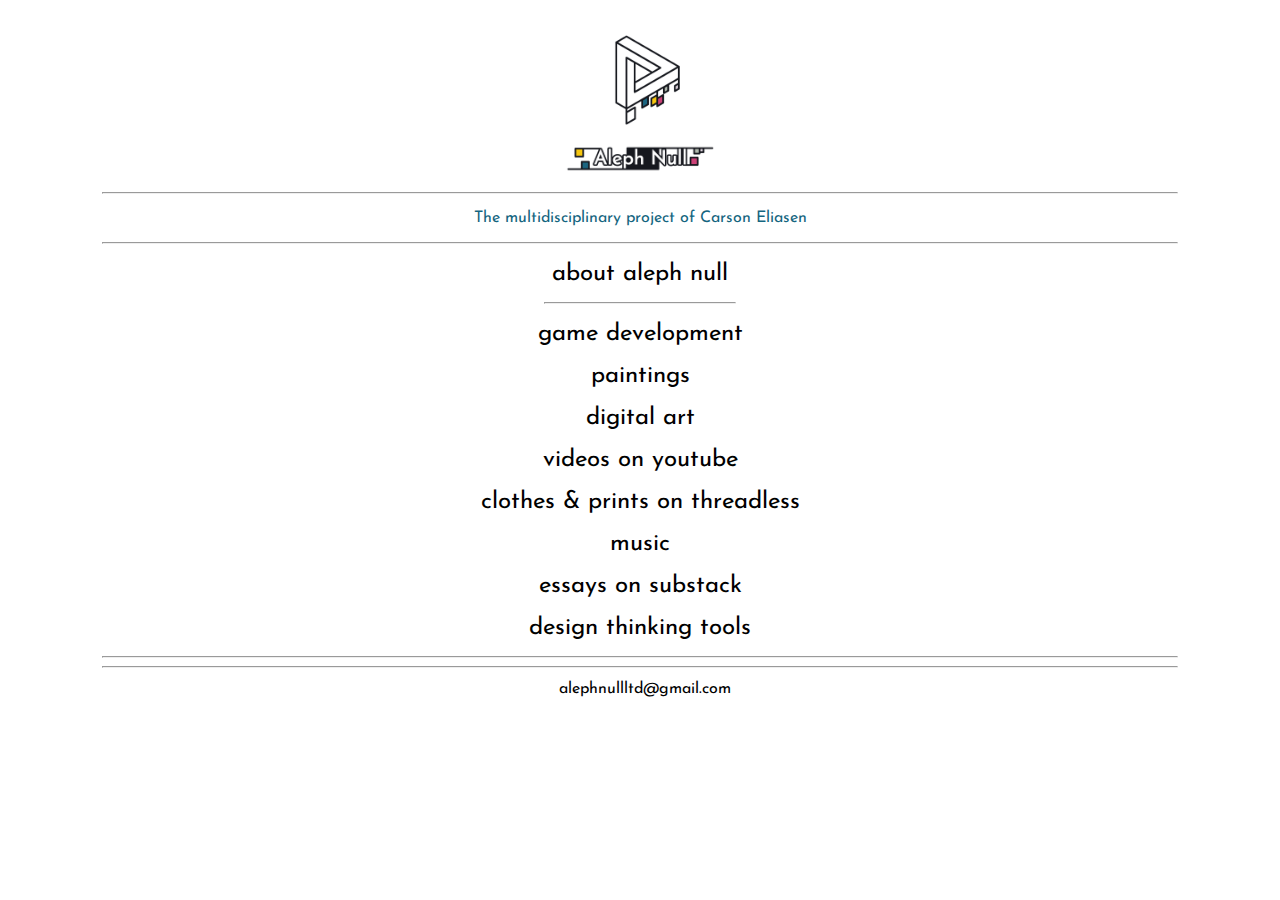
<file: index.html>
<!DOCTYPE html>
<html>
<head>
  <title>Aleph Null</title>
  <link rel="icon" type="image/x-icon" href="./assets/aleph_logo_flag_transparent.png">
  <link rel="stylesheet" href="style.css">
</head>
<header>
  <img src="./assets/aleph_logo_flag_transparent.png" alt="flag_logo_clear" width="125">
  <br>
  <img src="./assets/aleph_wordmark_transparent.png" alt="wordmark" width="150">
</header>
<body>
  <div>
    <center>
      <hr width="85%"></hr>
    </center>
  </div>
  <div style="text-align: center;">
    <p class="tagline">
      The multidisciplinary project of Carson Eliasen
    </p>
    <hr width="85%"></hr>
      <div class="button1" onclick="window.location.href='./About.html'">
        about aleph null
      </div>
      <center><hr width="15%"></hr></center>
      <div class="button1" onclick="window.location.href='./GameDevelopment/GameDevelopment.html'">
        game development
      </div>
      <div class="button1" onclick="window.location.href='./art/paintings.html'">
        paintings
      </div>
      <div class="button1" onclick="window.location.href='./art/digital.html'">
        digital art
      </div>
      <div class="button1" onclick="window.location.href='https://www.youtube.com/channel/UCPe1FrsfV5v1-rk0b1UwKyA'">
        videos on youtube
      </div>
      <div class="button1" onclick="window.location.href='https://themonkszone.threadless.com/'">
        clothes & prints on threadless
      </div>
      <div class="button1" onclick="window.location.href='./music.html'">
        music
      </div>
      <div class="button1" onclick="window.location.href='https://alephnull.substack.com/'">
        essays on substack
      </div>
      <div class="button1" onclick="window.location.href='./CEDTT/CEDTT.html'">
        design thinking tools
      </div>
  </div>
  <center><hr width="85%"></hr></center>
  <center><hr width="85%"></hr></center>
</body>

<footer>
  alephnullltd@gmail.com
</footer>
</html>
</file>
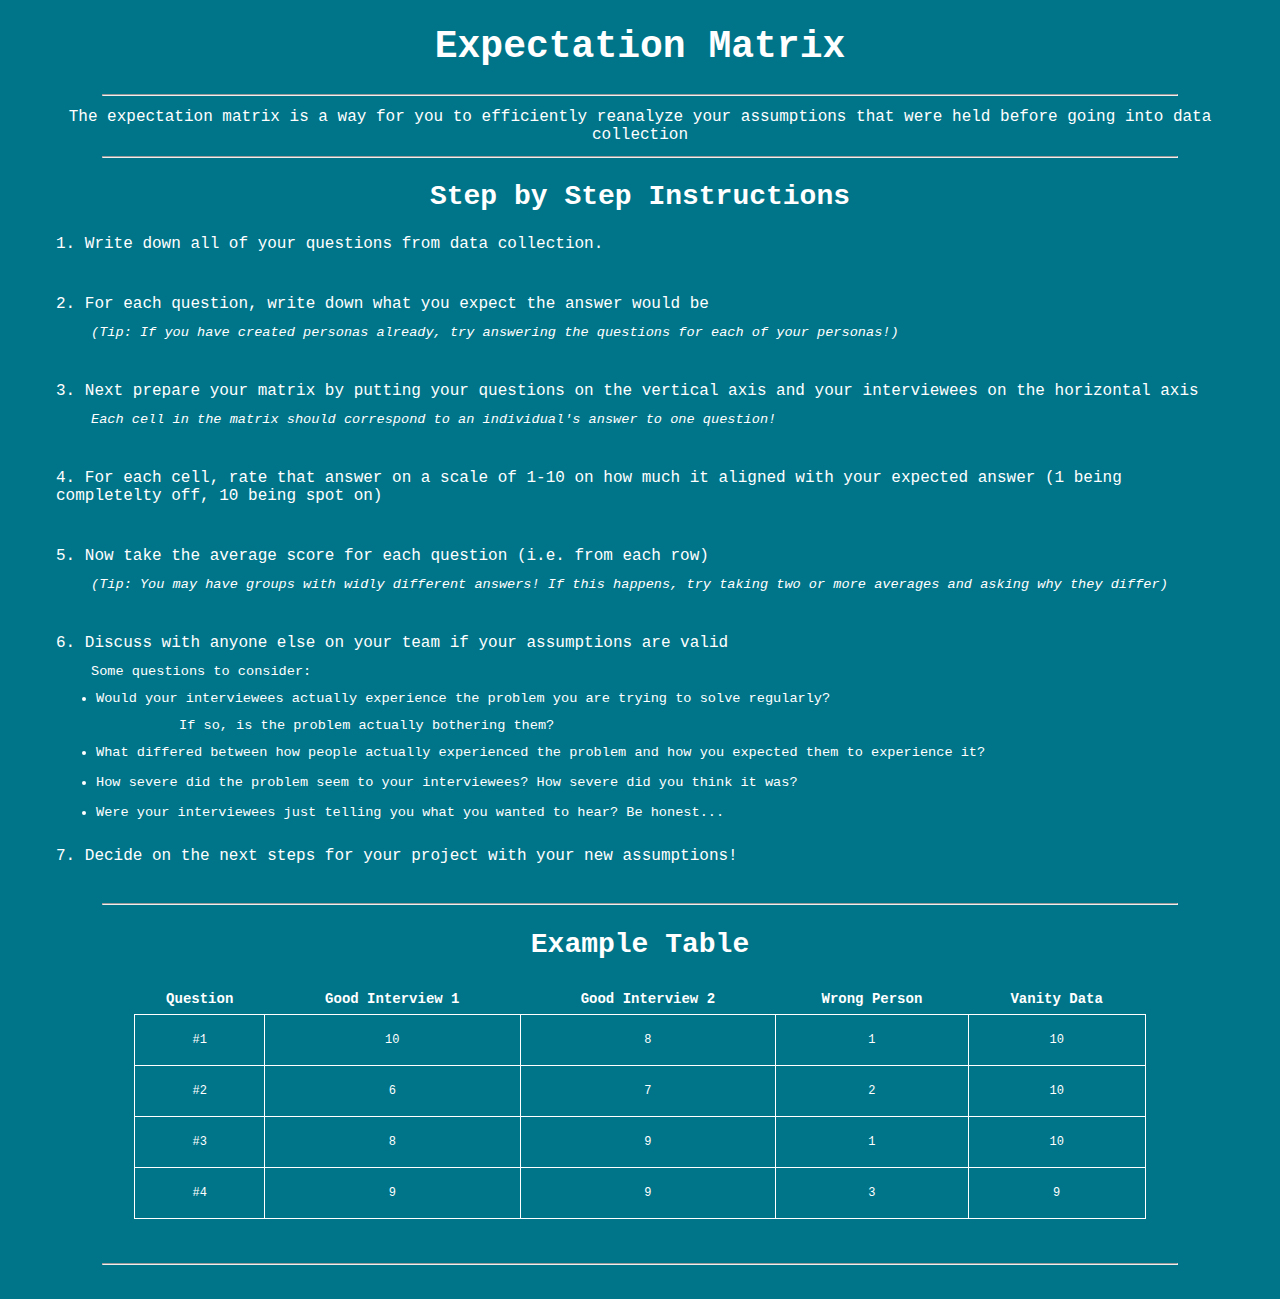
<file: ExpectationMatrix.html>
<!DOCTYPE html>
<html>
<head>
<style>
  body{
    background-color: #00758A;
  }
  h1{
    color: white;
    font-family: "Monaco", "Lucida Console", "Courier New";
    font-size: 38px;
  }
  h2{
    color: white;
    font-family: "Monaco", "Lucida Console", "Courier New";
    font-size: 28px;
  }
  p{
    color: white;
    font-size: 16px;
    font-family: "Monaco", "Lucida Console", "Courier New";
    margin: 12px 48px 12px 48px;
  }
  ul{
    color: white;
    font-size: 16px;
    font-family: "Monaco", "Lucida Console", "Courier New";
    margin: 12px 48px 12px 48px;
  }
  table{
    color: white;
    width: 80%;
    border-collapse: collapse;
  }
  tr{
    color: white;
    font-size: 14px;
    font-family: "Monaco", "Lucida Console", "Courier New";
    margin: 24px 48px 24px 48px;
    height: 32px;
  }
  td{
    border: 1px solid;
    border-collapse: collapse;
    color: white;
    font-size: 12px;
    font-family: "Monaco", "Lucida Console", "Courier New";
    margin: 12px 48px 12px 48px;
    text-align: center;
    padding: 18px;
  }
</style>
</head>

<body>
    <center>
        <h1>
          Expectation Matrix
        </h1>

        <hr width="85%"></hr>
        
        <p style="margin: 12px 48px 12px 48px">
          The expectation matrix is a way for you to efficiently reanalyze your assumptions that were held before going into data collection
        </p>

        <hr width="85%"></hr>

        <h2>
          Step by Step Instructions
        </h2>
      </center>
        <p>1. Write down all of your questions from data collection.</p><br>
        <p>2. For each question, write down what you expect the answer would be </p>
            <p style="text-indent: 35px; font-size: 85%;"><em>(Tip: If you have created personas already, try answering the questions for each of your personas!)</em></p><br>
        <p>3. Next prepare your matrix by putting your questions on the vertical axis and your interviewees on the horizontal axis</p>
        <p style="text-indent: 35px; font-size: 85%;"><em>Each cell in the matrix should correspond to an individual's answer to one question!</em></p><br>
        <p>4. For each cell, rate that answer on a scale of 1-10 on how much it aligned with your expected answer (1 being completelty off, 10 being spot on)</p><br>
        <p>5. Now take the average score for each question (i.e. from each row)</p>
          <p style="text-indent: 35px; font-size: 85%;"><em>(Tip: You may have groups with widly different answers! If this happens, try taking two or more averages and asking why they differ)</em></p><br>
        <p>6. Discuss with anyone else on your team if your assumptions are valid</p>
          <p style="text-indent: 35px; font-size: 85%;">
            Some questions to consider:
            <ul style="font-size: 85%;">
              <li>Would your interviewees actually experience the problem you are trying to solve regularly?</li>
              <p style="text-indent: 35px; font-size: 100%;">If so, is the problem actually bothering them?</p>
              <li>What differed between how people actually experienced the problem and how you expected them to experience it?</li><br>
              <li>How severe did the problem seem to your interviewees? How severe did you think it was?</li><br>
              <li>Were your interviewees just telling you what you wanted to hear? Be honest...</li><br>
            </ul>
        </p>
        <p>7. Decide on the next steps for your project with your new assumptions!</p>
    </p>
    <br>
    <hr width="85%"></hr>
    <center>
    <h2>Example Table</h2>
    <table>
      <tr>
        <th>Question</th>
        <th>Good Interview 1</th>
        <th>Good Interview 2</th>
        <th>Wrong Person</th>
        <th>Vanity Data</Datag></th>
      </tr>
      <tr>
        <td>#1</td>
        <td>10</td>
        <td>8</td>
        <td>1</td>
        <td>10</td>
      </tr>
      <tr>
        <td>#2</td>
        <td>6</td>
        <td>7</td>
        <td>2</td>
        <td>10</td>
      </tr>
      <tr>
        <td>#3</td>
        <td>8</td>
        <td>9</td>
        <td>1</td>
        <td>10</td>
      </tr>
      <tr>
        <td>#4</td>
        <td>9</td>
        <td>9</td>
        <td>3</td>
        <td>9</td>
      </tr>
    </table>
    </center>
    <br>
    <br>
    <hr width="85%"></hr>
    <br>
</body>
</file>
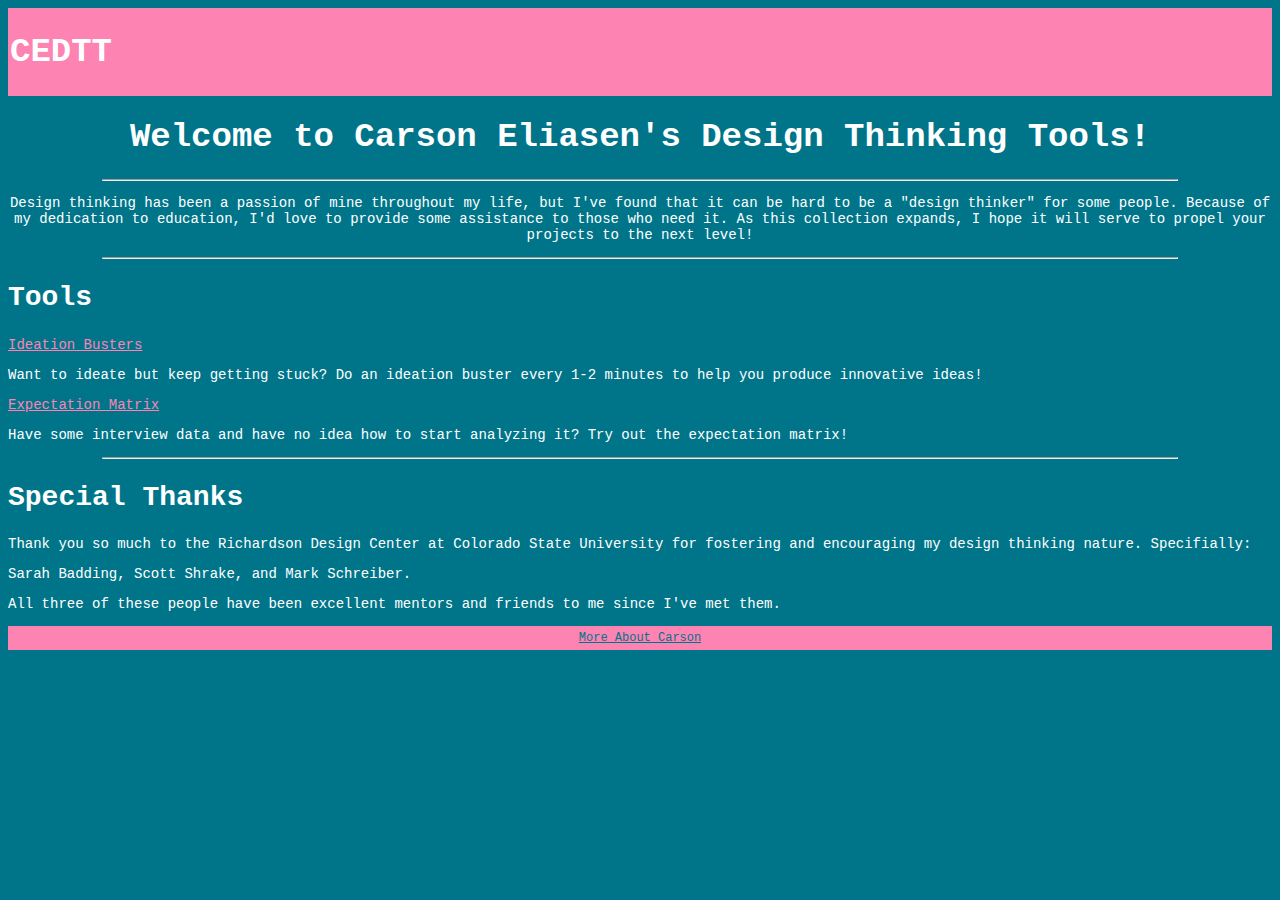
<file: home.html>
<script>
  let prompts = [
    "Solve for x:\n6x + 7 = 25",
    "Stand up and spin around 3 times",
    "Find synonyms for the word “big”",
    "In your head, sing your least favorite song to yourself",
    "Find as many words that end with the letter “e” as you can",
    "How many googly eyes do you think you could stick on your face at one time?",
    "Balance on one foot with your eyes closed",
    "Think about how you are going to prepare dinner tonight",
    "Rub your belly and pat your head at the same time",
    "Name as many bugs as you can",
    "What was the first conversation you had with your most recent friend?",
    "Out of all of the muppets, who do you think was Jim Henson’s favorite?",
    "Recite your ABC’s backwards",
    "If I have 7 pennies, 3 nickels, and a dime, how many more quarters would I need to get above 2 dollars?",
    "What is a 4 letter word for “damage”",
    "Name as many world leaders as you can",
    "Put your hand on a table with the middle finger folded in, now try to lift every other finger independantly",
    "If you were on a reality TV show, do you think the audience would like you?",
    "Say “Peter piper picked a peck of pickled peppers” 3 times fast"
  ];
  let prompt = "Take a deep breath!";
  function GeneratePrompt() {
    let i = Math.floor(Math.random() * prompts.length);
    document.getElementById("prompt").innerHTML = prompts[i];
  }
</script>

<!DOCTYPE html>
<html>
<head>
<style>
  header{
    text-align: left;
    background-color: #fc83b2;
    color: #00758A;
    font-size: 34px;
    padding: 2px;
  }
  body{
    background-color: #00758A;
  }
  .container {
    height: 200px;
    position: relative;
    border: 1px solid white;
    background-color: #00758A;
  }
  .vertical-center {
    position: relative;
    margin: 24px 24px 24px 24px;
    top:50%;
    left:50%;
    transform: translate(-51%, +7.5%);
  }

  .button {
    border: none;
    color: #140206;
    padding: 12px 24px;
    text-align: center;
    text-decoration: none;
    display: inline-block;
    font-size: 16px;
    font-family: "Monaco", "Lucida Console", "Courier New";
    margin: 4px 2px;
    transition-duration: 0.4s;
    cursor: pointer;
  }

  .button1 {
    background-color: white;
    color: #00758A;
    border: 2px solid #00758A;
  }

  .button1:hover {
    background-color: #00758A;
    color: white;
    border: 2px solid white;
  }
  h1{
    color: white;
    font-family: "Monaco", "Lucida Console", "Courier New";
    font-size: 34px;
  }
  h2{
    color: white;
    font-family: "Monaco", "Lucida Console", "Courier New";
    font-size: 28px;
  }
  p{
    color: white;
    font-size: 14px;
    font-family: "Monaco", "Lucida Console", "Courier New";
  }
  a{
    color: #fc83b2;
    font-size: 14px;
    font-family: "Monaco", "Lucida Console", "Courier New";
  }
  footer{
    text-align: center;
    background-color: #fc83b2;
    color: #00758A;
    font-size: 12px;
    padding: 5px;
  }
</style>
</head>
<header>
  <h1>CEDTT<h1>
</header>
<body>
  <div>
    <center>
      <h1>
        Welcome to Carson Eliasen's Design Thinking Tools!
      </h1>
      <hr width="85%"></hr>
      <p>
        Design thinking has been a passion of mine throughout my life, 
        but I've found that it can be hard to be a "design thinker" for some people.
         Because of my dedication to education, 
         I'd love to provide some assistance to those who need it. 
         As this collection expands, I hope it will serve to propel your projects to the next level!
      </p>
      <hr width="85%"></hr>
    </center>
  </div>
  <div>
    <h2>Tools</h2>
    <a href="https://carsoneliasen.github.io/DesignThinkingTools/IdeationBusters">
      Ideation Busters
    </a>
    <p>
      Want to ideate but keep getting stuck? 
      Do an ideation buster every 1-2 minutes to help you produce innovative ideas!
    </p>
    <a href="https://carsoneliasen.github.io/DesignThinkingTools/ExpectationMatrix">
      Expectation Matrix
    </a>
    <p>
      Have some interview data and have no idea how to start analyzing it? 
      Try out the expectation matrix!
    </p>
  </div>
  <center><hr width="85%"></hr></center>
  <div>
    <h2>Special Thanks</h2>
    <p>Thank you so much to the Richardson Design Center at Colorado State University for fostering and encouraging my design thinking nature. Specifially:</p>
    <p>Sarah Badding, Scott Shrake, and Mark Schreiber.</p>
    <p>All three of these people have been excellent mentors and friends to me since I've met them.</p>
  </div>
</body>
<footer>
  <a style="color:#00758A; font-size:12px;" href="https://github.com/CarsonEliasen/CarsonEliasen/blob/gh-pages/index.md">
    More About Carson
  </a>
</footer>
</html>
</file>
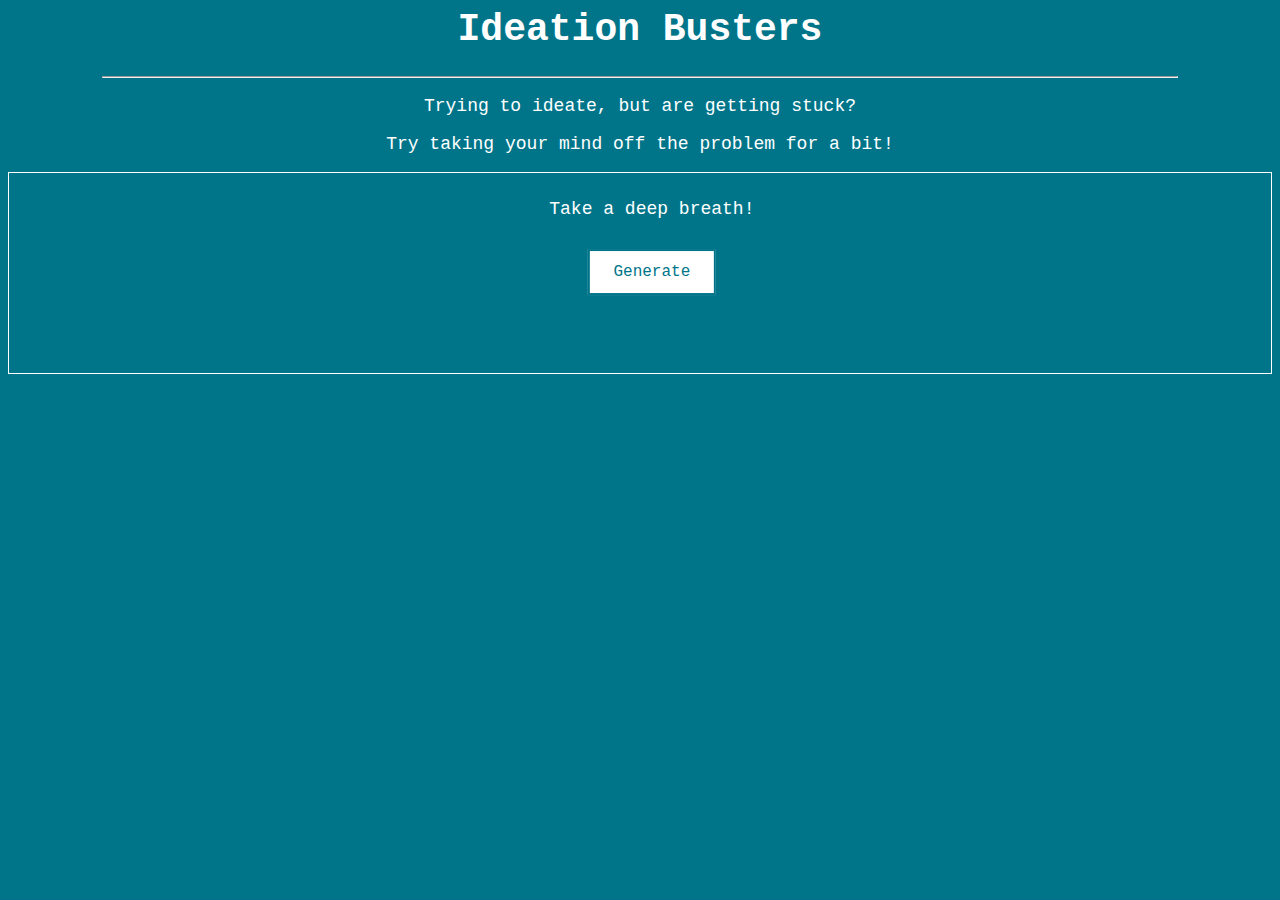
<file: IdeationBusters.html>
<script>
  let prompts = [
    "Solve for x:\n6x + 7 = 25",
    "Stand up and spin around 3 times",
    "Find synonyms for the word “big”",
    "In your head, sing your least favorite song to yourself",
    "Find as many words that end with the letter “e” as you can",
    "How many googly eyes do you think you could stick on your face at one time?",
    "Balance on one foot with your eyes closed",
    "Think about how you are going to prepare dinner tonight",
    "Rub your belly and pat your head at the same time",
    "Name as many bugs as you can",
    "What was the first conversation you had with your most recent friend?",
    "Out of all of the muppets, who do you think was Jim Henson’s favorite?",
    "Recite your ABC’s backwards",
    "If I have 7 pennies, 3 nickels, and a dime, how many more quarters would I need to get above 2 dollars?",
    "What is a 4 letter word for “damage”",
    "Name as many world leaders as you can",
    "Put your hand on a table with the middle finger folded in, now try to lift every other finger independantly",
    "If you were on a reality TV show, do you think the audience would like you?",
    "Say “Peter piper picked a peck of pickled peppers” 3 times fast"
  ];
  let prompt = "Take a deep breath!";
  function GeneratePrompt() {
    let i = Math.floor(Math.random() * prompts.length);
    document.getElementById("prompt").innerHTML = prompts[i];
  }
</script>

<!DOCTYPE html>
<html>
<head>
<style>
  body{
    background-color: #00758A;
  }
  .container {
    height: 200px;
    position: relative;
    border: 1px solid white;
    background-color: #00758A;
  }
  .vertical-center {
    position: relative;
    margin: 24px 24px 24px 24px;
    top:50%;
    left:50%;
    transform: translate(-51%, +7.5%);
  }

  .button {
    border: none;
    color: #140206;
    padding: 12px 24px;
    text-align: center;
    text-decoration: none;
    display: inline-block;
    font-size: 16px;
    font-family: "Monaco", "Lucida Console", "Courier New";
    margin: 4px 2px;
    transition-duration: 0.4s;
    cursor: pointer;
  }

  .button1 {
    background-color: white;
    color: #00758A;
    border: 2px solid #00758A;
  }

  .button1:hover {
    background-color: #00758A;
    color: white;
    border: 2px solid white;
  }
  h1{
    color: white;
    font-family: "Monaco", "Lucida Console", "Courier New";
    font-size: 38px;
  }
  p{
    color: white;
    font-size: 18px;
    font-family: "Monaco", "Lucida Console", "Courier New";
  }
</style>
</head>
<body>
  <div>
    <center>
      <h1>
        Ideation Busters
      </h1>
      <hr width="85%"></hr>
      <p>
        Trying to ideate, but are getting stuck? 
      </p>
      <p>
        Try taking your mind off the problem for a bit!
      </p>
    </center>
  </div>
  <div class="container">
    <center>
      <div class="vertical-center">
          <p id="prompt">Take a deep breath!</p>
      </div>
    </center>
    <center>
      <div class="vertical-center">
          <button class="button button1" onclick="GeneratePrompt()">
            Generate
          </button>
      </div>
    </center>
  </div>
</body>
</html>
</file>
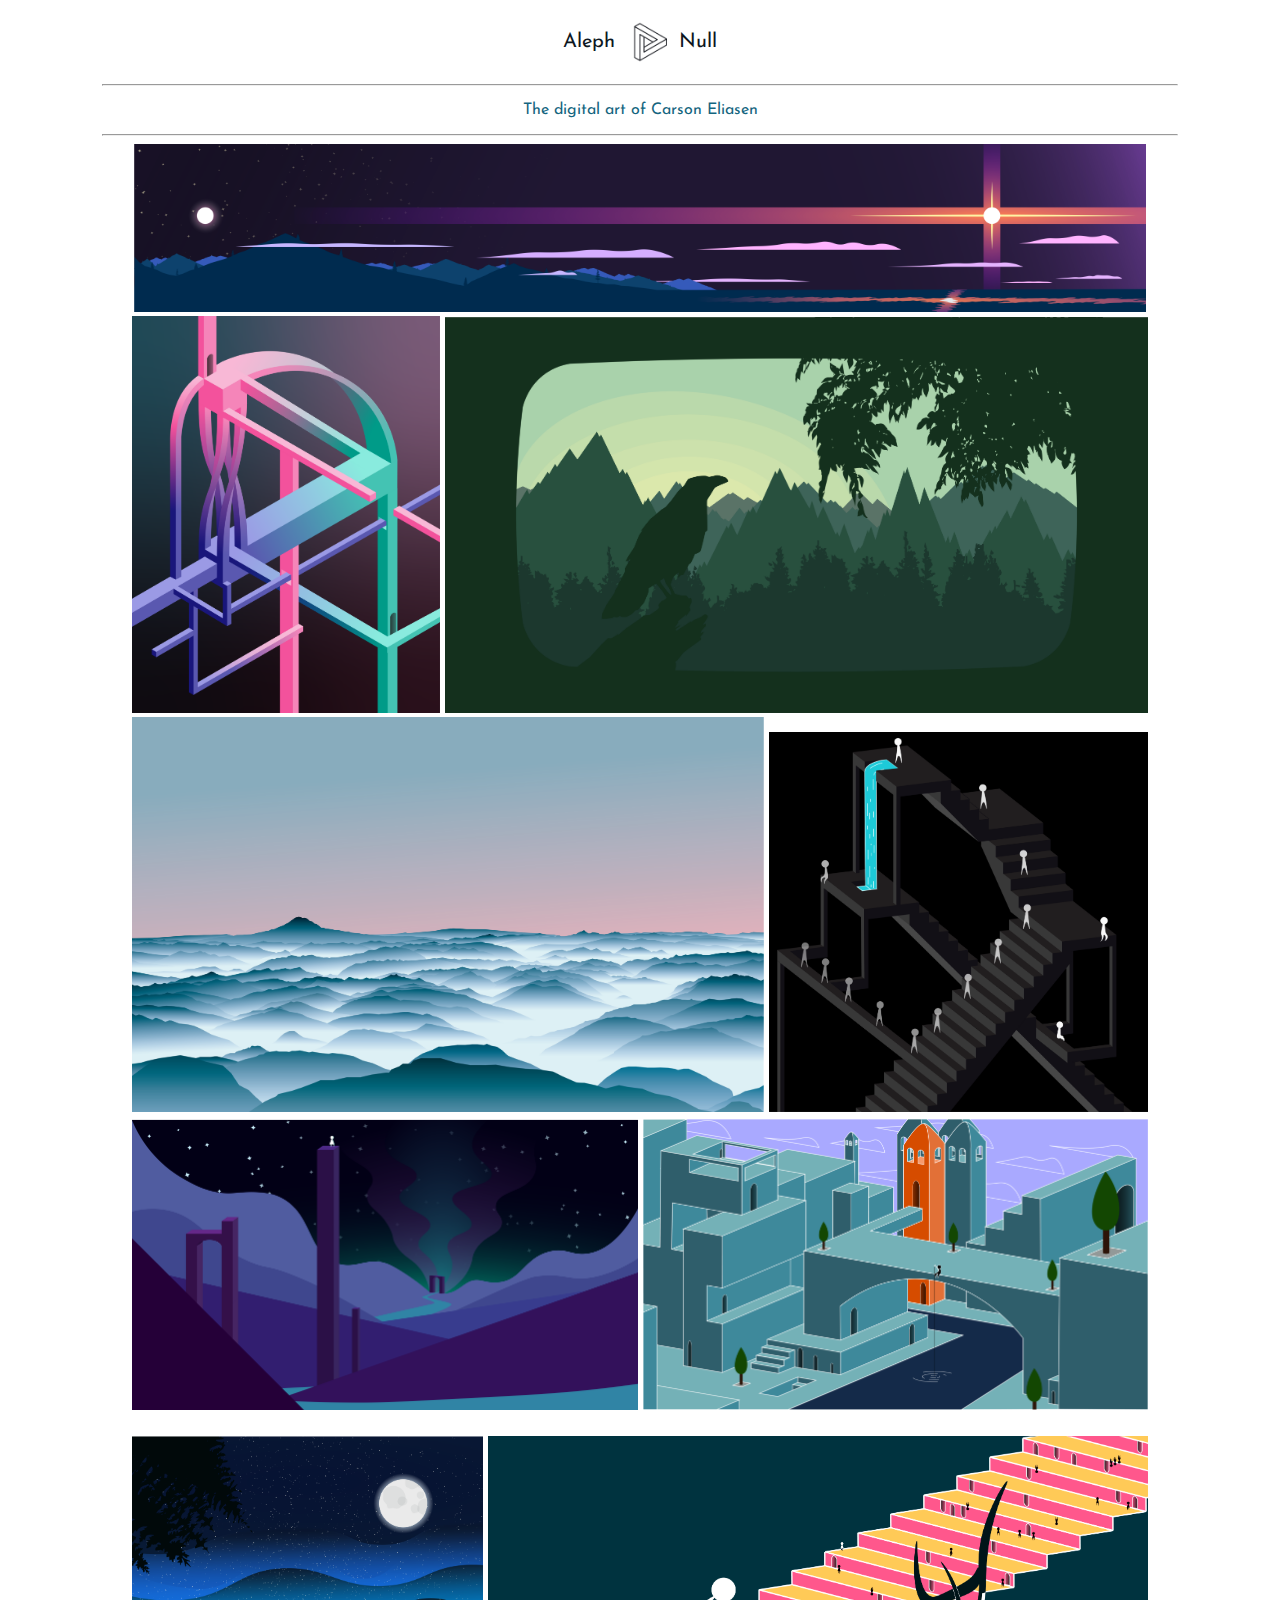
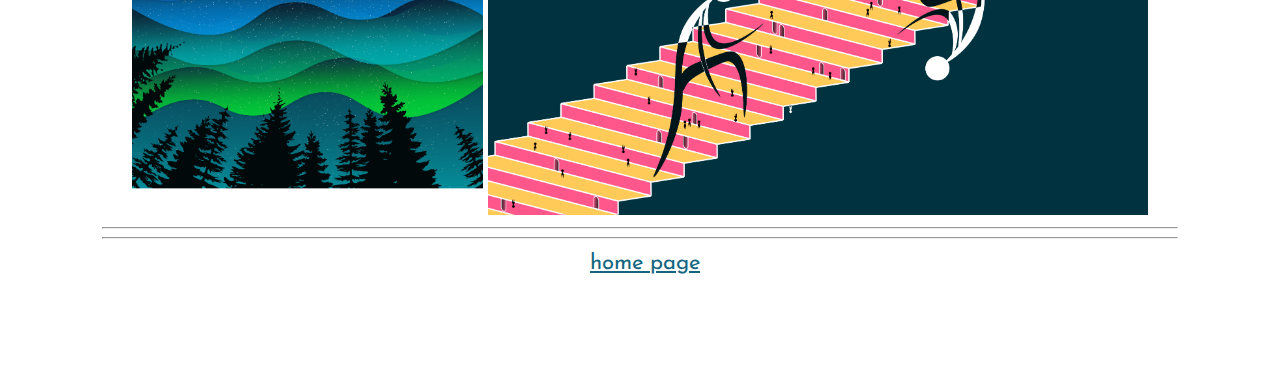
<file: art/digital.html>
<!DOCTYPE html>
<html>
<head>
  <title>Digital Art</title>
  <link rel="icon" type="image/x-icon" href="../assets/aleph_logo_transparent.png">
  <link rel="stylesheet" href="../style.css">
</head>

<header>
  <div style="display: flex; align-items: center; justify-content: center;">
    <hs>Aleph</hs> 
    <img src="../assets/aleph_logo_transparent.png" alt="geo_icon" height="64" style="float: middle"> 
    <hs>Null</hs>
  </div>
</header>
<body>
  <div>
    <center>
      <hr width="85%"></hr>
    </center>
  </div>
  <div style="text-align: center;"">
    <p class="tagline">
      The digital art of Carson Eliasen
    </p>
    <hr width="85%"></hr>

    <img src="./art_assets/sunset_banner.png" alt="sunset_banner" width="80%"><br>
    <img src="./art_assets/Scaffolding.png" alt="Scaffolding" width="24.4%">
    <img src="./art_assets/Everyday_Living.png" alt="Everyday_Living" width="55.6%"><br>
    <img src="./art_assets/SatisfiedButNotHappy.png" alt="SatisfiedButNotHappy" width="50%">
    <img src="./art_assets/tensegrity_structures.png" alt="tensegrity_structures" width="30%"><br>
    <img src="./art_assets/ruins_hills.png" alt="ruins_hills" width="40%">
    <img src="./art_assets/the_bell_tower.png" alt="the_bell_tower" width="40%"><br>
    <img src="./art_assets/steamed_hams.png" alt="steamed_hams" width="27.8%">
    <img src="./art_assets/hustle_and_bustle.png" alt="hustle_and_bustle" width="52.2%">

  </div>
  <center><hr width="85%"></hr></center>
  <center><hr width="85%"></hr></center>
</body>
<footer>
  <a href="../index.html" style="font-size: 22px;">
    home page
  </a>
</footer>
</html>
</file>
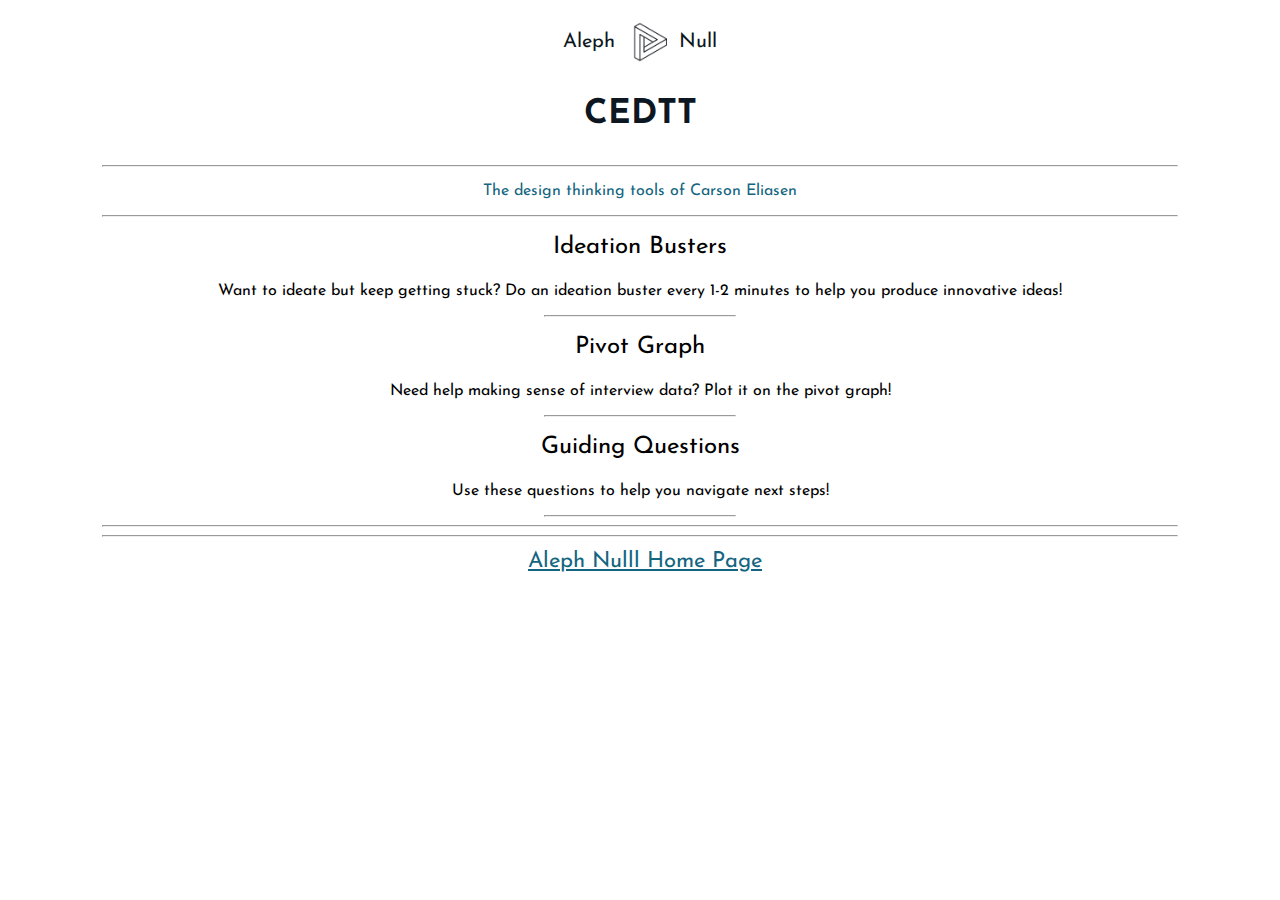
<file: CEDTT/CEDTT.html>
<!DOCTYPE html>
<html>
<head>
  <link rel="icon" type="image/x-icon" href="../assets/aleph_logo_transparent.png">
  <link rel="stylesheet" href="../style.css">
</head>
<header>
  <div style="display: flex; align-items: center; justify-content: center;">
    <hs>Aleph</hs> 
    <img src="../assets/aleph_logo_transparent.png" alt="geo_icon" height="64" style="float: middle"> 
    <hs>Null</hs>
  </div>
  <h1>CEDTT<h1>
</header>
<body>
  <div>
    <center>
      <hr width="85%"></hr>
      <p class="tagline">The design thinking tools of Carson Eliasen</p>
      <hr width="85%"></hr>
    </center>
  </div>
  <div>
    <center>
      <div class="button1" onclick="window.location.href='./IdeationBusters.html'">
        Ideation Busters
      </div>
      <p>
        Want to ideate but keep getting stuck? 
        Do an ideation buster every 1-2 minutes to help you produce innovative ideas!
      </p>

      <hr width="15%"></hr>

      <div class="button1" onclick="window.location.href='./PivotGraph.html'">
        Pivot Graph
      </div>
      <p>
        Need help making sense of interview data?
        Plot it on the pivot graph!
      </p>

      <hr width="15%"></hr>

      <div class="button1" onclick="window.location.href='./GuidingQuestions.html'">
        Guiding Questions
      </div>
      <p>
        Use these questions to help you navigate next steps!
      </p>

      <hr width="15%"></hr>
    </center>
  </div>
  <center><hr width="85%"></hr></center>
  <center><hr width="85%"></hr></center>
</body>
<footer>
  <a style="font-size:22px;" href="https://carsoneliasen.github.io/AlephNull/">
    Aleph Nulll Home Page
  </a>
</footer>
</html>
</file>
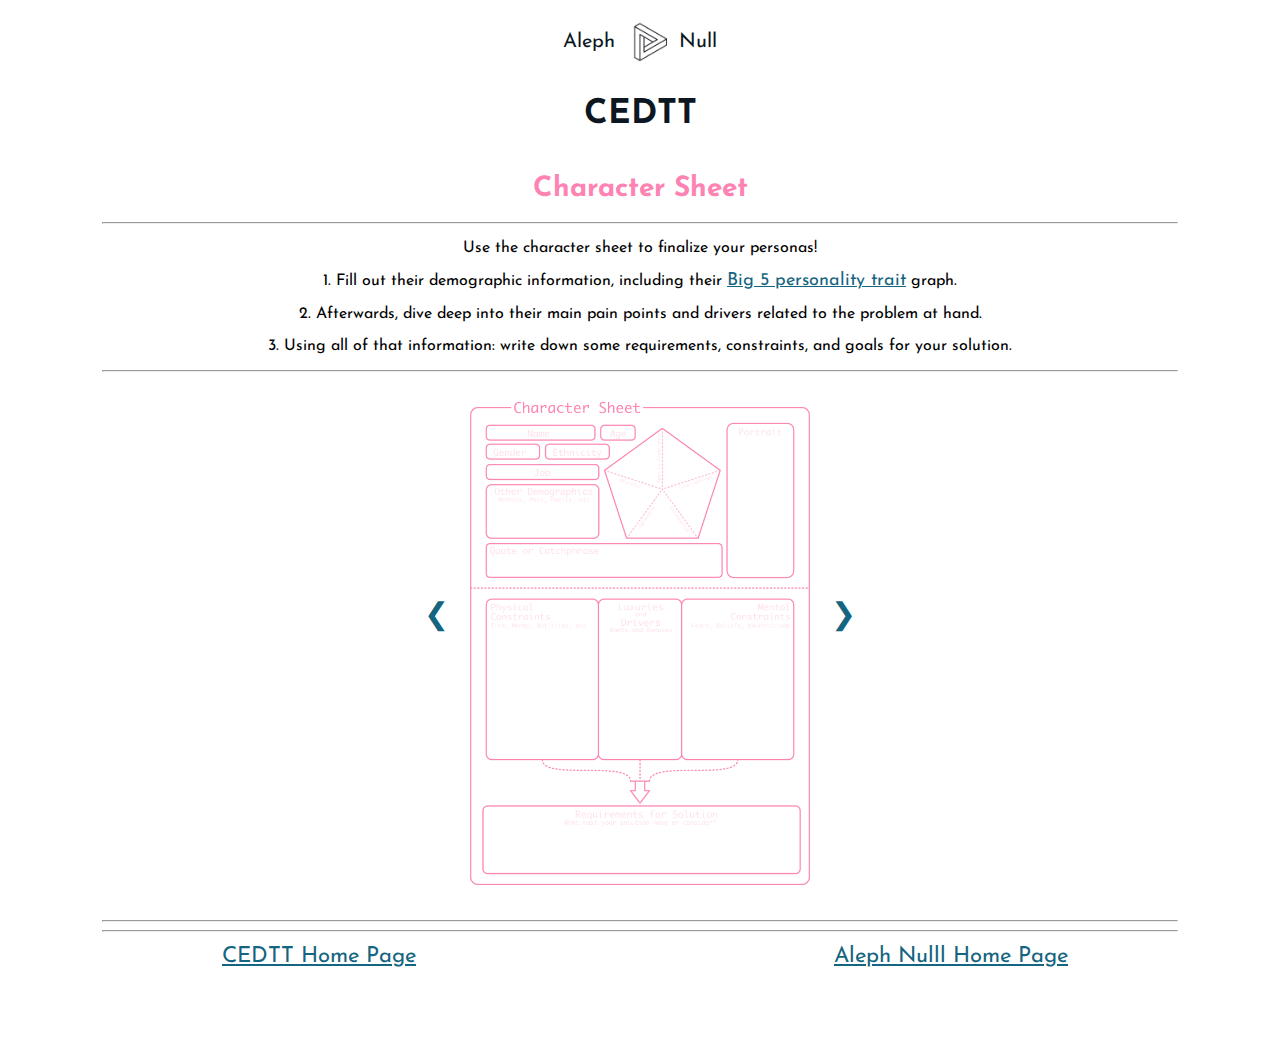
<file: CEDTT/CharacterSheet.html>
<script>
  let slideIndex = 1;
  showSlides(slideIndex);

  // Next/previous controls
  function plusSlides(n) {
    showSlides(slideIndex += n);
  }

  // Thumbnail image controls
  function currentSlide(n) {
    showSlides(slideIndex = n);
  }

  function showSlides(n) {
    let i;
    let slides = document.getElementsByClassName("mySlides");
    if (n > slides.length) {slideIndex = 1}
    if (n < 1) {slideIndex = slides.length}
    for (i = 0; i < slides.length; i++) {
      slides[i].style.display = "none";
    }
    slides[slideIndex-1].style.display = "block";
  }
</script>

<!DOCTYPE html>
<html>
<head>
  <link rel="icon" type="image/x-icon" href="../assets/aleph_logo_transparent.png">
  <link rel="stylesheet" href="../style.css">
</head>
<header>
  <div style="display: flex; align-items: center; justify-content: center;">
    <hs>Aleph</hs> 
    <img src="../assets/aleph_logo_transparent.png" alt="geo_icon" height="64" style="float: middle"> 
    <hs>Null</hs>
  </div>
  <h1>CEDTT<h1>
</header>
<body>
  <div>
    <center>
      <h1 style="font-size: 28px; color: #fc83b2">
        Character Sheet
      </h1>
      <hr width="85%"></hr>
      <p>
        Use the character sheet to finalize your personas! <br><br>
        1. Fill out their demographic information, including their <a href="https://www.simplypsychology.org/big-five-personality.html" style="font-size: 18px;">Big 5 personality trait</a> graph. <br><br>
        2. Afterwards, dive deep into their main pain points and drivers related to the problem at hand. <br><br>
        3. Using all of that information: write down some requirements, constraints, and goals for your solution.
      </p>
      <hr width="85%"></hr>
    </center>
  </div>
  <div>
    <center>
      <br>
      <div class="slide-container" style="height:500px; width: 400px">
        <div class="mySlides" style="display: block;">
          <img src = "./dt_assets/DT_character_sheet_pink_t.png" style="height: 500px;">
        </div>
        <div class="mySlides" style="background-color: #00758A; border-radius: 8px; margin: 0px 5px 0px 5px;">
          <img src = "./dt_assets/DT_character_sheet_white_t.png" style="height: 500px;">
        </div>
        <div class="mySlides" style="background-color: #fc83b2; border-radius: 10px; margin: 0px 5px 0px 5px;">
          <img src = "./dt_assets/DT_character_sheet_transparent.png" style="height: 500px;">
        </div>
        <a class="prev" onclick="plusSlides(-1)" style="top: 0; height: 50%; padding: 50% 1% 12.5% 1%;">&#10094;</a>
        <a class="next" onclick="plusSlides(1)" style="top: 0; height: 50%; padding: 50% 1% 12.5% 1%;">&#10095;</a>
      </div>
      <br>
    </center>
  </div>
  <center><hr width="85%"></hr></center>
  <center><hr width="85%"></hr></center>
</body>
<footer>
  <nav style="display: flex; justify-content: space-around;">
    <a style="font-size:22px;" href="./CEDTT.html">
      CEDTT Home Page
    </a>
    <a style="font-size:22px;" href="https://carsoneliasen.github.io/AlephNull/">
      Aleph Nulll Home Page
    </a>
  </nav>
</footer>
</html>
</file>
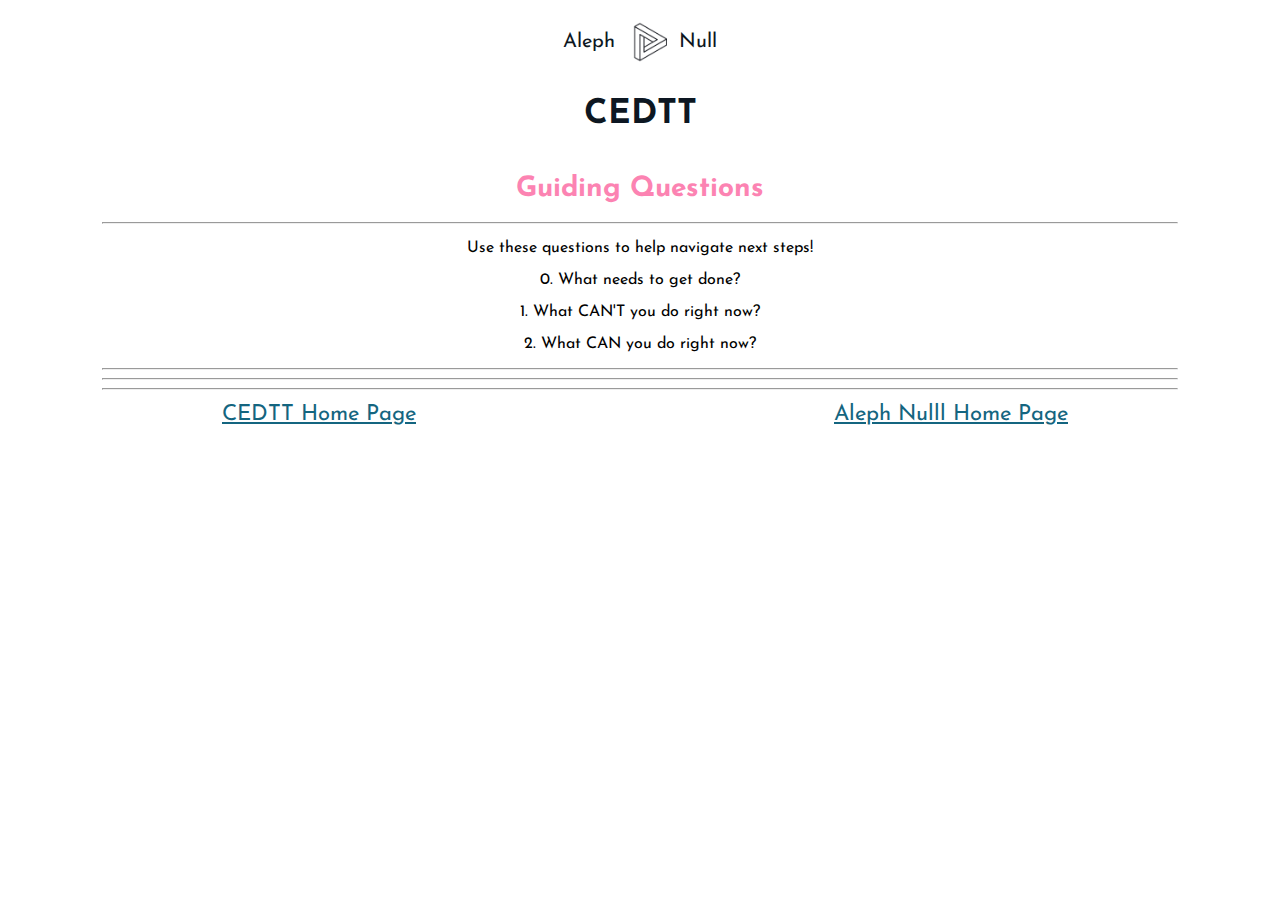
<file: CEDTT/GuidingQuestions.html>
<!DOCTYPE html>
<html>
<head>
  <link rel="icon" type="image/x-icon" href="../assets/aleph_logo_transparent.png">
  <link rel="stylesheet" href="../style.css">
</head>
<header>
  <div style="display: flex; align-items: center; justify-content: center;">
    <hs>Aleph</hs> 
    <img src="../assets/aleph_logo_transparent.png" alt="geo_icon" height="64" style="float: middle"> 
    <hs>Null</hs>
  </div>
  <h1>CEDTT<h1>
</header>
<body>
  <div>
    <center>
      <h1 style="font-size: 28px; color: #fc83b2">
        Guiding Questions
      </h1>
      <hr width="85%"></hr>
      <p>
        Use these questions to help navigate next steps! <br><br>
        0. What needs to get done?<br><br>
        1. What CAN'T you do right now?<br><br>
        2. What CAN you do right now?
      </p>
      <hr width="85%"></hr>
    </center>
  </div>
  <center><hr width="85%"></hr></center>
  <center><hr width="85%"></hr></center>
</body>
<footer>
  <nav style="display: flex; justify-content: space-around;">
    <a style="font-size:22px;" href="./CEDTT.html">
      CEDTT Home Page
    </a>
    <a style="font-size:22px;" href="https://carsoneliasen.github.io/AlephNull/">
      Aleph Nulll Home Page
    </a>
  </nav>
</footer>
</html>
</file>
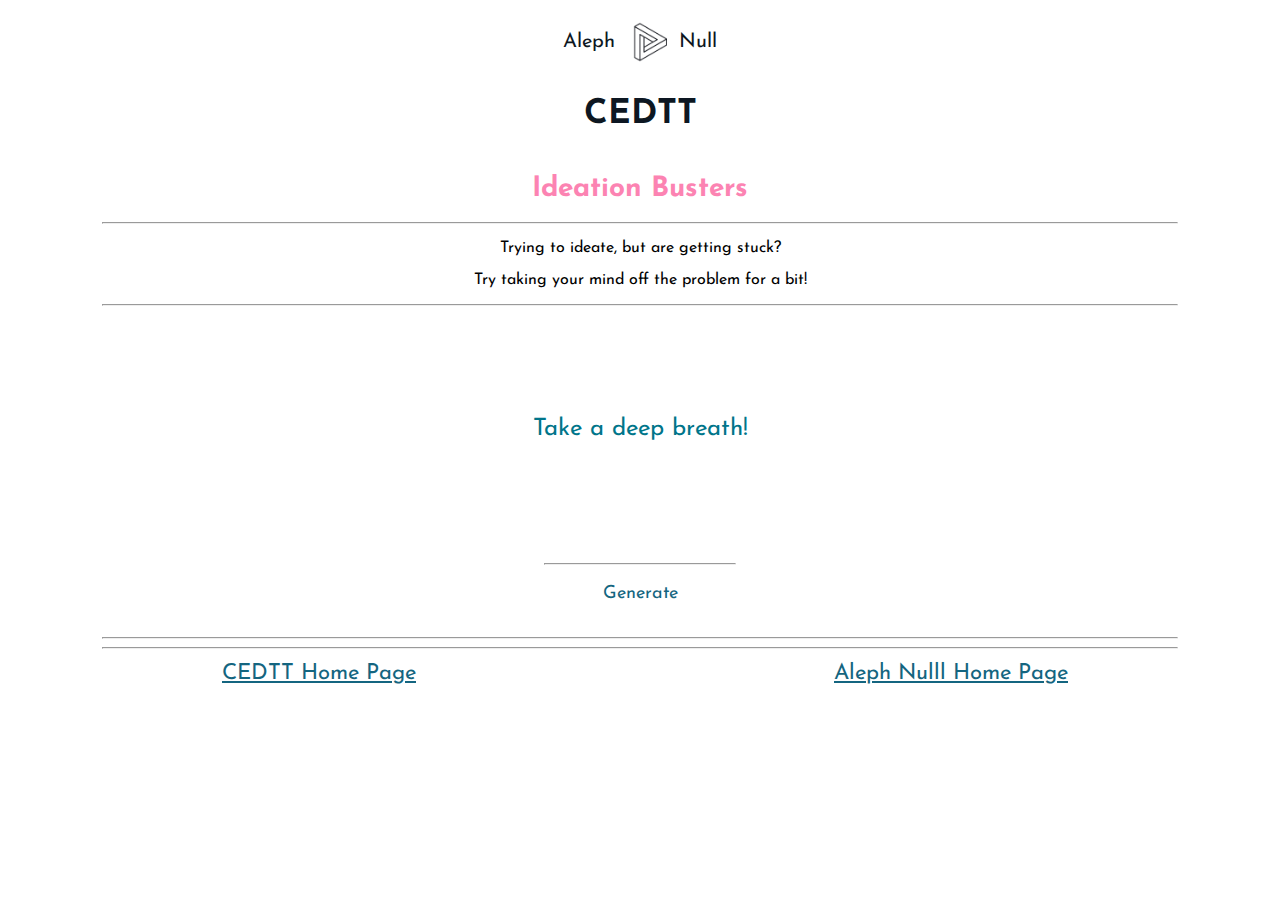
<file: CEDTT/IdeationBusters.html>
<script>
  let prompts = [
    "Solve for x:\n6x + 7 = 25",
    "Stand up and spin around 3 times",
    "Find synonyms for the word “big”",
    "In your head, sing your least favorite song to yourself",
    "Find as many words that end with the letter “e” as you can",
    "How many googly eyes do you think you could stick on your face at one time?",
    "Balance on one foot with your eyes closed",
    "Think about how you are going to prepare dinner tonight",
    "Rub your belly and pat your head at the same time",
    "Name as many bugs as you can",
    "What was the first conversation you had with your most recent friend?",
    "Out of all of the muppets, who do you think was Jim Henson’s favorite?",
    "Recite your ABC’s backwards",
    "If I have 7 pennies, 3 nickels, and a dime, how many more quarters would I need to get above 2 dollars?",
    "What is a 4 letter word for “damage”",
    "Name as many world leaders as you can",
    "Put your hand on a table with the middle finger folded in, now try to lift every other finger independantly",
    "If you were on a reality TV show, do you think the audience would like you?",
    "Say “Peter piper picked a peck of pickled peppers” 3 times fast",
    "If you could have any superpower, what would it be?",
    "Which sport is objectively the most entertaining to watch?",
    "Would being immortal be a good thing or a bad thing?",
    "If you had to change your name, what would you change it to?",
    "Would you rather be a jack of all trades or be a master of one?",
    "If you could no longer do your favorite passtime, how would you fill your spare time?",
    "What do you think life would be like if we had flying cars?",
    "If you could go back in time and tell your 14 year old self one thing, what would it be?",
    "What is the greatest achievement humans have acomplished in recent memory?",
    "Would you rather go a week without technology or a week without seeing anything organic?",
    "What's your second most favorite food?",
    "What is the most petty thing you've done in your life?"
  ];
  let prompt = "Take a deep breath!";
  function GeneratePrompt() {
    let i = Math.floor(Math.random() * prompts.length);
    let newPrompt = "Whoops, there was an unexpected error...";
    if(i == 0){
      newPrompt = GetAlgebraEq();
    } else{
      newPrompt = prompts[i];
    }
    document.getElementById("prompt").innerHTML = newPrompt;
  }
  function GetAlgebraEq(){
    let m = Math.floor(Math.random() * 10 + 1);
    let b = Math.floor(Math.random() * 15);
    let y = Math.floor(Math.random() * 100);
    let str = 'Solve for x:\n'.concat(m.toString(), "x + ", b, " = ", y);
    return str;
  }
</script>

<!DOCTYPE html>
<html>
<head>
  <link rel="icon" type="image/x-icon" href="../assets/aleph_logo_transparent.png">
  <link rel="stylesheet" href="../style.css">
</head>
<header>
  <div style="display: flex; align-items: center; justify-content: center;">
    <hs>Aleph</hs> 
    <img src="../assets/aleph_logo_transparent.png" alt="geo_icon" height="64" style="float: middle"> 
    <hs>Null</hs>
  </div>
  <h1>CEDTT<h1>
</header>
<body>
  <div>
    <center>
      <h1 style="font-size: 28px; color: #fc83b2;">
        Ideation Busters
      </h1>
      <hr width="85%"></hr>
      <p>
        Trying to ideate, but are getting stuck? 
      </p>
      <p>
        Try taking your mind off the problem for a bit!
      </p>
      <hr width="85%"></hr>
    </center>
  </div>
  <center>
    <div style="height: 150px; padding: 12px; margin-top: 75px;">
        <p id="prompt" style="color: #00758A; font-size: 24px;"> 
          Take a deep breath!
        </p>
    </div>
    <hr width="15%"></hr>
    <div class="small-button" onclick="GeneratePrompt()" style="user-select: none; padding: 12px;">
      Generate
    </div>
    <hr width="85%"></hr>
    <hr width="85%"></hr>
  </center>
</body>

<footer>
  <nav style="display: flex; justify-content: space-around;">
    <a style="font-size:22px;" href="./CEDTT.html">
      CEDTT Home Page
    </a>
    <a style="font-size:22px;" href="https://carsoneliasen.github.io/AlephNull/">
      Aleph Nulll Home Page
    </a>
  </nav>
</footer>

</html>
</file>
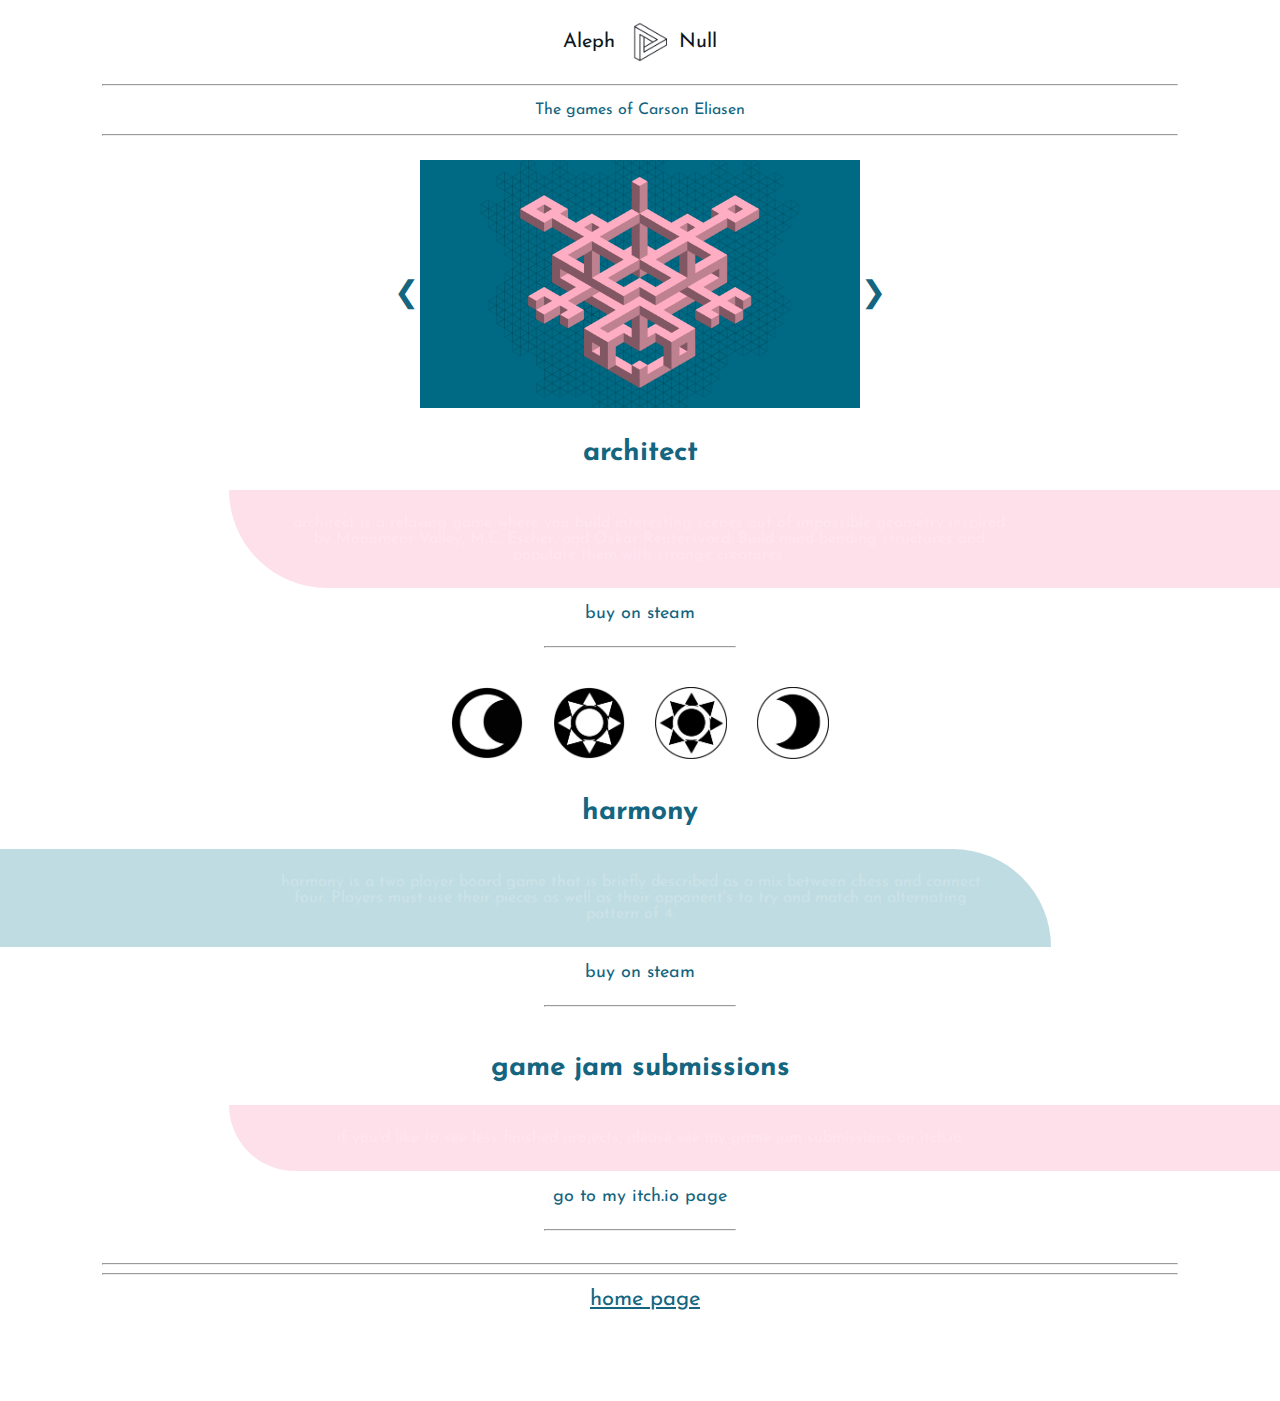
<file: GameDevelopment/GameDevelopment.html>
<script>
  let slideIndex = 1;
  showSlides(slideIndex);

  // Next/previous controls
  function plusSlides(n) {
    showSlides(slideIndex += n);
  }

  // Thumbnail image controls
  function currentSlide(n) {
    showSlides(slideIndex = n);
  }

  function showSlides(n) {
    let i;
    let slides = document.getElementsByClassName("mySlides");
    if (n > slides.length) {slideIndex = 1}
    if (n < 1) {slideIndex = slides.length}
    for (i = 0; i < slides.length; i++) {
      slides[i].style.display = "none";
    }
    slides[slideIndex-1].style.display = "block";
  }
</script>

<!DOCTYPE html>
<html>
<head>
  <title>Game Development</title>
  <link rel="icon" type="image/x-icon" href="../assets/aleph_logo_transparent.png">
  <link rel="stylesheet" href="../style.css">
</head>
<header>
  <div style="display: flex; align-items: center; justify-content: center;">
    <hs>Aleph</hs> 
    <img src="../assets/aleph_logo_transparent.png" alt="geo_icon" height="64" style="float: middle"> 
    <hs>Null</hs>
  </div>
</header>
<body>
  <div>
    <center>
      <hr width="85%"></hr>
    </center>
  </div>
  <div style="text-align: center;">
    <p class="tagline">
      The games of Carson Eliasen
    </p>
    <hr width="85%"></hr>
    <br>

    <div class="slide-container" onload="showSlides(0)">
      <div class="mySlides" style="display: block;">
        <img src="./gd_assets/pink_turtle.png" height="248px"><br>
      </div>
      <div class="mySlides">
        <img src="./gd_assets/Sigil.PNG" height="248px"><br>
      </div>
      <div class="mySlides">
        <img src="./gd_assets/epicenter.png" height="248px"><br>
      </div>
      <div class="mySlides">
        <img src="./gd_assets/lemonade_stand.png" height="248px"><br>
      </div>
      <div class="mySlides">
        <img src="./gd_assets/Mesa_16x9.PNG" height="248px"><br>
      </div>
      <div class="mySlides">
        <img src="./gd_assets/pink.png" height="248px"><br>
      </div>
      <div class="mySlides">
        <img src="./gd_assets/Teal_Structure.PNG" height="248px"><br>
      </div>
      <div class="mySlides">
        <img src="./gd_assets/tower.PNG" height="248px"><br>
      </div>
      <a class="prev" onclick="plusSlides(-1)">&#10094;</a>
      <a class="next" onclick="plusSlides(1)">&#10095;</a>
    </div>

    <h2>
      architect
    </h2>
    <p class="p-pink">
      architect is a relaxing game where you build interesting scenes out of impossible geometry inspired by Monument Valley, M.C. Escher, and Oskar Reutersvard. 
      Build mind-bending structures and populate them with strange creatures.
    </p>
    <div class="small-button" onclick="window.location.href='https://store.steampowered.com/app/2192280/architect/'">
      buy on steam
    </div><hr width="15%"></hr><br>

    <div style="display:flex; justify-content: center;">
      <img src="./gd_assets/dark_moon.png" width="72px" style="padding: 15px">
      <img src="./gd_assets/dark_sun.png" width="72px" style="padding: 15px">
      <img src="./gd_assets/light_sun.png" width="72px" style="padding: 15px">
      <img src="./gd_assets/light_moon.png" width="72px" style="padding: 15px; transform: scaleX(-1)">
    </div>
   <h2>harmony</h2>
    <p class="p-blue">
      harmony is a two player board game that is briefly described as a mix between chess and connect four.
      Players must use their pieces as well as their opponent's to try and match an alternating pattern of 4.
    </p>
    <div class="small-button" onclick="window.location.href='https://store.steampowered.com/app/2465240/harmony/'">
      buy on steam
    </div><hr width="15%"></hr><br>

    <h2>game jam submissions</h2>
    <p class="p-pink">
      if you'd like to see less finished projects, please see my game jam submissions on itch.io
    </p>
    <div class="small-button" onclick="window.location.href='https://store.steampowered.com/app/2465240/harmony/'">
      go to my itch.io page
    </div><hr width="15%"></hr><br>
  </div>
  <center><hr width="85%"></hr></center>
  <center><hr width="85%"></hr></center>
</body>
<footer>
  <a href="../index.html" style="font-size: 22px;">
    home page
  </a>
</footer>
</html>
</file>
<file: style.css>
@import url('https://fonts.googleapis.com/css2?family=Josefin+Sans:wght@300&family=Tilt+Neon&display=swap');
@import url("https://fonts.googleapis.com/css2?family=Finger+Paint&display=swap");
  :root{
    --alephBlack: #0D1722;
    --alephBlue: #146580;
    --alephYellow: #F9C80E;
    --alephPink: #C94277;
    --alephGreen: #B0BBB0;
    --alephLavendar: #DCD3DE;
  }

  header{
    text-align: center;
    background-color: white;
    color: var(--alephBlack);
    font-size: 34px;
    padding: 2px;
  }

  .tagline{
    color: var(--alephBlue);
  }

  body{
    background-color: white;
    font-family: "Josefin Sans", "Monaco", "Lucida Console", "Courier New";
  }

  footer{
    position: relative;
    width: 100%;
    height: 100px;
    bottom: 0;
    text-align: center;
    color: alephBlack;
    font-size: 16px;
    font-family: "Josefin Sans", "Monaco", "Lucida Console", "Courier New";
    padding: 5px;
  }

  .container {
    height: 200px;
    position: relative;
    border: 1px solid alephBlack;
    background-color: var(--alephBlue);
  }

  .vertical-center {
    position: relative;
    margin: 24px 24px 24px 24px;
    top:50%;
    left:50%;
    transform: translate(-51%, +7.5%);
  }

  .thumbnail {
    background-position: center center;
    background-size: cover;
    width: 25%;
    height: fit-content;
    position: relative;
    display: inline-block;
    background-repeat: no-repeat;
    padding: 5px;
  }
  .overlay {
    display: flex;
    position: absolute;
    top: 50%; 
    left: 50%; 
    transform: translate(-54%, -50%);
    background-color: rgba(255, 255, 255, 0.8);
    background-clip: content-box;
    height: 100.5%;
    width: 100.5%;
    opacity: 0;
    transition: 0.66s;
    font-size: 36px;
    margin-left: 4%;
    margin-right: 4%;
    align-items: center;
    justify-content: center;
  }
  .overlay:hover {
    opacity: 1;
  }
  .blur-box {
    position: absolute;
    width: calc(100% - 10px);
    height: calc(100% - 9px);
    transform: translate(0%, -99.85%);
    padding: -5px;
    box-shadow: 0 0 5px 5px alephBlack inset;
  }

  .button1 {
    height: 32px;
    color: alephBlack;
    font-family: "Josefin Sans", "Monaco", "Lucida Console", "Courier New";
    font-size: 24px;
    padding: 10px 0px 0px 0px;
    text-align: center;
    vertical-align: middle;
    transition: ease-out 0.5s;
  }

.button1:hover {
    color: var(--alephYellow);
    cursor: pointer;
    transform: scale(1.25);
    font-family: "Finger Paint";
    font-size: 18px;
    padding: 0px 0px, 0px, 0px;
}

.button1:before {
    transition: .5s all ease;
    position: absolute;
    top: 5%;
    left: 50%;
    right: 50%;
    bottom: 5%;
    opacity: 0;
    content: "";
    background-color: var(--alephBlack);
    border-radius: 100px 100px 100px 100px;
}

.button1:hover:before {
    transition: .5s all ease;
    position: absolute;
    left: -50px;
    right: -50px;
    opacity: 1;
    z-index: -1;
    border-radius: 0px 0px 0px 0px;
}

.small-button {
    height: 32px;
    color: var(--alephBlue);
    font-family: "Josefin Sans", "Monaco", "Lucida Console", "Courier New";
    font-size: 18px;
    padding: 1px;
    text-align: center;
    vertical-align: middle;
    transition: ease-out 0.5s;
  }

.small-button:hover {
    color: var(--alephBlue);
    padding: 1px;
    cursor: pointer;
    transform: scale(1.1);
}

.slide-container {
    position: relative;
    height: 256px;
    width: 455px;
    margin-left: auto;
    margin-right: auto;
}

.mySlides {
    display: none;
    animation: fadeIn 1s;
}

@keyframes fadeIn {
    0% { opacity: 0.33; }
    100% { opacity: 1; }
  }

.prev,
.next {
    cursor: pointer;
    position: absolute;
    top: 0%;
    height: 50%;
    width: auto;
    color: alephBlack;
    font-weight: lighter;
    font-size: 30px;
    border-radius: 0 3px 3px 0;
    user-select: none;
    -webkit-user-select: none;
    text-align: center;
    transition: ease-in-out .2s;
    padding: 25% 1% 1.45% 1%;
    display: table-cell;
    vertical-align: center;
}

.prev {
    left: -5%;
    border-radius: 5px 0px 0px 5px
}

.next {
    right: -5%;
    border-radius: 0px 5px 5px 0px;
}

.prev:hover{
    left: -6%;
    background-color: var(--alephBlue);
    padding: 25% 2% 1.45% 1%;
}
.next:hover {
    right: -6%;
    background-color: var(--alephBlue);
    padding: 25% 1% 1.45% 2%;
}

hs{
    cursor: default;
    color: alephBlack;
    font-family: "Josefin Sans", "Monaco", "Lucida Console", "Courier New";
    font-size: 20px;
    text-align: center;
}

  h1{
    cursor: default;
    color: alephBlack;
    font-family: "Josefin Sans", "Monaco", "Lucida Console", "Courier New";
    font-size: 34px;
  }

  h2{
    cursor: default;
    color: var(--alephBlue);
    font-family: "Josefin Sans", "Monaco", "Lucida Console", "Courier New";
    font-size: 28px;
  }

  p{
    margin-left: 12.5%;
    margin-right: 12.5%;
    cursor: default;
    color: alephBlack;
    font-size: 16px;
    font-family: "Josefin Sans", "Monaco", "Lucida Console", "Courier New";
  }

.p-blue,
.p-blue2,
.p-blue3,
.p-pink,
.p-pink2,
.p-pink3{
    cursor: default;
    color: hsla(0, 0%, 100%, 0.2);
    font-size: 16px;
    font-family: "Josefin Sans", "Monaco", "Lucida Console", "Courier New";
    transition: ease-in-out .66s;
}

.p-blue,
.p-blue2,
.p-blue3{
    margin-left: -50px; 
    margin-right: 17.5%;
    padding: 25px 5% 25px 25%;
    background-color: hsla(189, 100%, 27%, 0.25);
}
  .p-blue{
    border-radius: 0px 133px 0px 0px;
  }

  .p-blue2{
    border-radius: 0px 100px 100px 0px;
  }

  .p-blue3{
    border-radius: 0px 0px 90px 0px;
  }

  .p-blue:hover,
  .p-blue2:hover,
  .p-blue3:hover{
    background-color: var(--alephBlue);
    border-radius: 0px 15px 15px 0px;
    color: white;
    transform-origin: left;
    transform: scale(1.1);
  }

.p-pink,
.p-pink2,
.p-pink3{
    margin-left: 17.5%; 
    margin-right: -50px;
    padding: 25px 25% 25px 5%;
    background-color: hsla(337, 95%, 75%, 0.25);
}
  .p-pink{
    border-radius: 0px 0px 0px 200px;
  }

  .p-pink2{
    border-radius: 100px 0% 0% 100px;
  }

  .p-pink3{
    border-radius: 60px 0% 0% 0%;
  }

  .p-pink:hover,
  .p-pink2:hover,
  .p-pink3:hover{
    background-color: var(--alephPink);
    border-radius: 15px 0px 0px 15px;
    color: white;
    transform-origin: right;
    transform: scale(1.1);
  }

  ul{
    color: alephBlack;
    font-size: 16px;
    font-family: "Monaco", "Lucida Console", "Courier New";
    margin: 12px 48px 12px 48px;
  }
  table{
    color: alephBlack;
    width: 80%;
    border-collapse: collapse;
  }
  tr{
    color: alephBlack;
    font-size: 14px;
    font-family: "Monaco", "Lucida Console", "Courier New";
    margin: 24px 48px 24px 48px;
    height: 32px;
  }
  td{
    border: 1px solid;
    border-collapse: collapse;
    color: alephBlack;
    font-size: 12px;
    font-family: "Monaco", "Lucida Console", "Courier New";
    margin: 12px 48px 12px 48px;
    text-align: center;
    padding: 18px;
  }
  
  a{
    color: var(--alephBlue);
    font-size: 24px;
    font-family: "Josefin Sans", "Monaco", "Lucida Console", "Courier New";
  }

  #background_image {
    background-image:
    linear-gradient(to bottom, rgba(0, 0, 0, 0), alephBlack),
    url('GameDevelopment/gd_assets/pink_turtle.png');
    background-position: center;
    width: 100%;
    background-size: cover;
    color: alephBlack;
    align-items: center;
}
</file>
